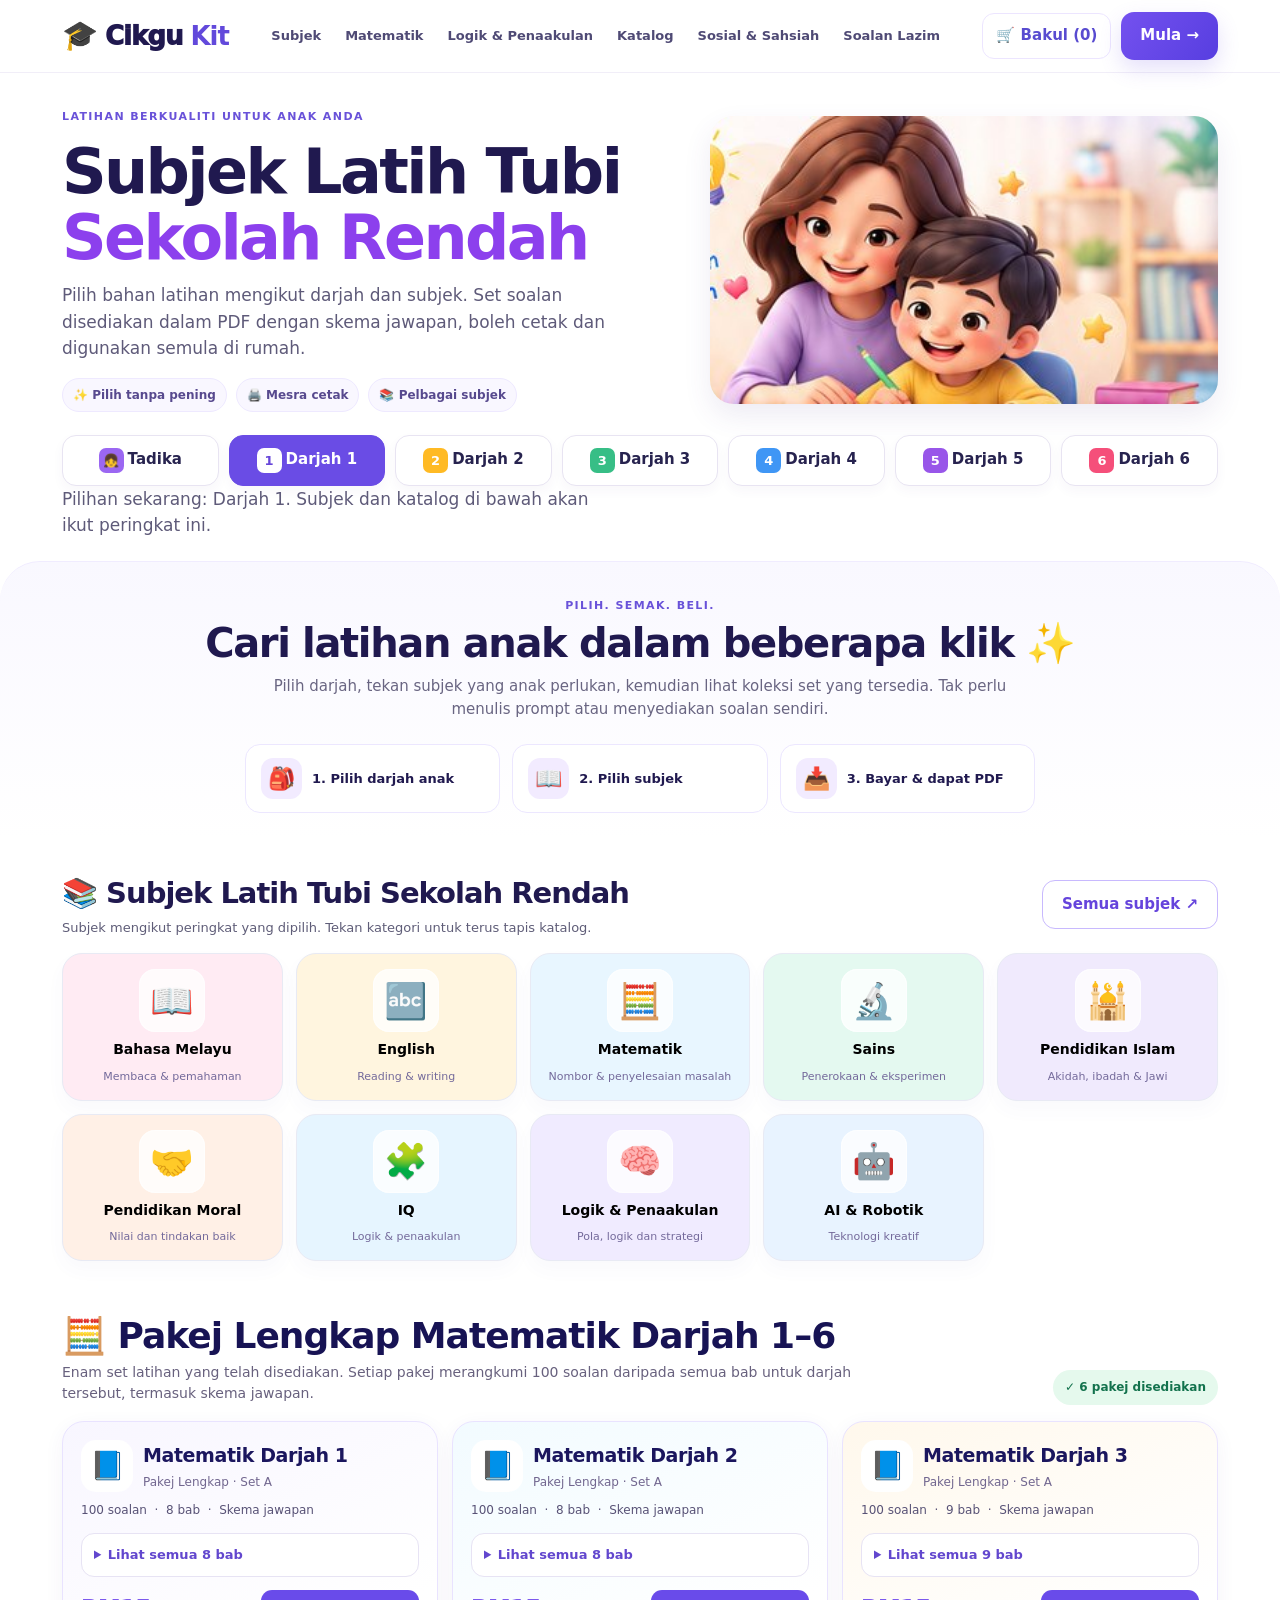
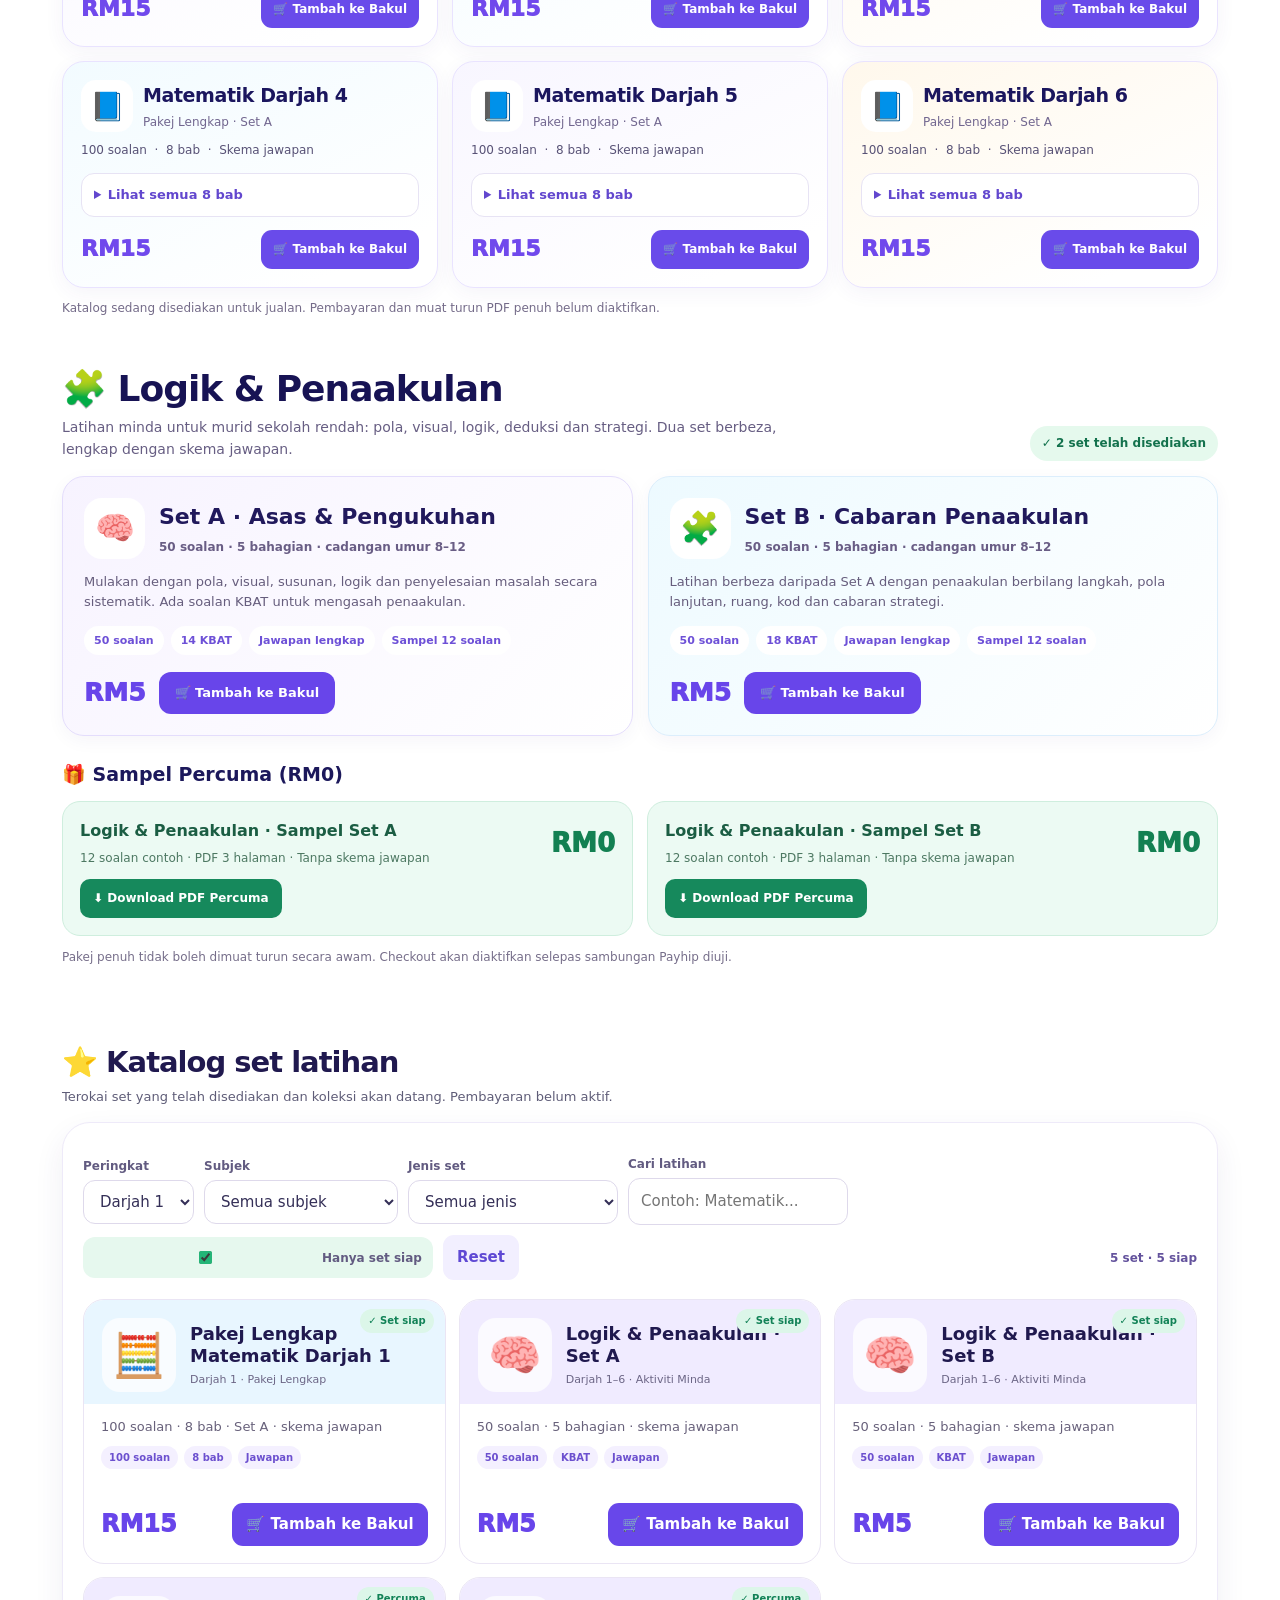
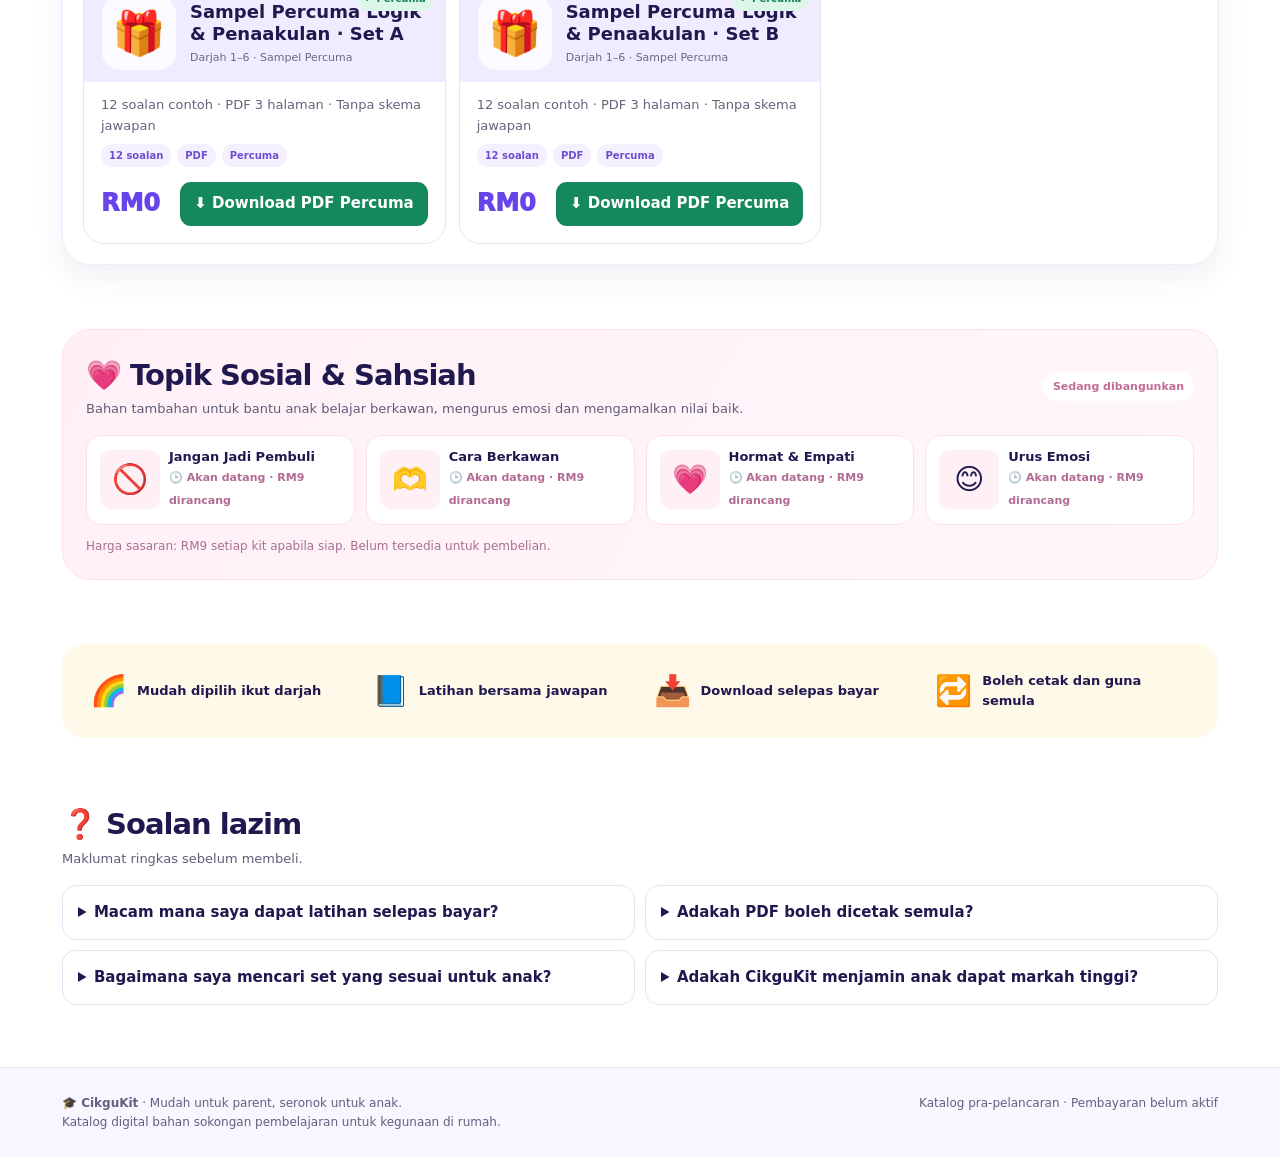
<file: index.html>
<!doctype html><html lang="ms"><head><meta charset="utf-8"><meta name="viewport" content="width=device-width,initial-scale=1"><meta name="theme-color" content="#ffffff"><meta name="robots" content="noindex,nofollow">
<title>CikguKit | Subjek Latih Tubi Sekolah Rendah</title><meta name="description" content="Pilih pakej latihan anak mengikut peringkat, subjek dan jenis latihan. PDF yang mesra cetak, lengkap dengan jawapan.">
<style>
:root{--ink:#20194f;--muted:#5f5d78;--purple:#6345eb;--purple2:#943cf0;--orange:#ff7536;--line:#ebe8f7;--shadow:0 12px 30px rgba(51,36,103,.075)}*{box-sizing:border-box}html{scroll-behavior:smooth}body{margin:0;font:15px/1.55 system-ui,-apple-system,Segoe UI,Arial,sans-serif;background:#fff;color:var(--ink)}button,input,select{font:inherit}button{cursor:pointer}a{text-decoration:none;color:inherit}button:focus-visible,a:focus-visible,input:focus-visible,select:focus-visible{outline:3px solid #ffb02e;outline-offset:2px} .wrap{max-width:1200px;margin:auto;padding:0 22px}.nav{position:sticky;top:0;z-index:15;border-bottom:1px solid #f1eef8;background:#fffffff4;backdrop-filter:blur(12px)}.navinner{min-height:72px;display:flex;justify-content:space-between;align-items:center;gap:16px}.brand{display:flex;gap:8px;align-items:center;font-size:26px;letter-spacing:-1px;font-weight:950;white-space:nowrap}.brand b{color:#6249db}.brand .logo{font-size:29px;line-height:1}.navlinks{display:flex;gap:24px;font-size:13px;font-weight:800;color:#4f4a75}.navlinks a:hover{color:var(--purple)}.navright{display:flex;gap:10px;align-items:center}.cartbutton{border-radius:12px;background:white;border:1px solid #ece5ff;padding:10px 13px;font-weight:850;color:#584bd0}.btn{display:inline-flex;align-items:center;justify-content:center;gap:9px;border:none;border-radius:13px;padding:12px 19px;font-weight:850;text-align:center}.primary{background:linear-gradient(125deg,#7451ef,#573ee0);color:white;box-shadow:0 9px 21px #7153e22e}.orange{background:linear-gradient(120deg,#ff9342,#ff622c);color:white;box-shadow:0 9px 20px #ff7c3429}.outline{border:1.5px solid #c8b9fe;background:#fff;color:#6544dc}.btn:hover{filter:brightness(.985);transform:translateY(-1px)}.eyebrow{font-size:11px;letter-spacing:1.4px;font-weight:900;color:#6952d9;text-transform:uppercase}.hero{padding:35px 0 22px}.herogrid{display:grid;grid-template-columns:1.1fr .9fr;gap:28px;align-items:center}.hero h1{font-size:clamp(40px,5vw,62px);letter-spacing:-2.6px;line-height:1.06;margin:14px 0 12px}.hero h1 em{font-style:normal;color:#8c40ed}.hero p{font-size:17px;color:#5e5a79;max-width:560px;margin:0}.hero-media{border-radius:24px;overflow:hidden;min-height:260px;background:#fff8f2;box-shadow:0 12px 28px #4d399119}.hero-media img{width:100%;height:100%;display:block;object-fit:cover}.tiny-benefits{display:flex;gap:9px;flex-wrap:wrap;margin-top:16px}.tiny-benefits span{background:#f9f7ff;border:1px solid #eee9ff;padding:7px 10px;border-radius:999px;font-size:12px;color:#57498e;font-weight:750}.gradegroup{display:grid;grid-template-columns:repeat(7,minmax(0,1fr));gap:10px;margin-top:23px}.grade{background:#fff;border:1px solid #e8e4f2;border-radius:14px;padding:12px 6px;box-shadow:0 5px 12px #4c3d7b0a;color:#27234f;font-weight:800}.grade strong{display:inline-grid;place-items:center;border-radius:7px;width:25px;height:25px;color:#fff;margin-right:4px;background:var(--g);font-size:13px}.grade.sel{background:#6a4ce5;color:#fff;border-color:#6a4ce5}.grade.sel strong{background:white;color:#6645d9}.selnote{font-size:12px;color:#77718c;margin:9px 0 0}
.intro{padding:31px 0 26px;border-radius:40px 40px 0 0;background:linear-gradient(180deg,#f9f8ff 0%,#fff 100%);border-top:1px solid #f0ecff}.center{text-align:center}.sectiontitle{font-size:clamp(28px,3.5vw,40px);letter-spacing:-1.35px;line-height:1.14;margin:5px 0 8px}.subtitle{color:#696582;margin:0 auto;max-width:740px}.how{display:grid;grid-template-columns:repeat(3,1fr);gap:12px;margin:23px auto 0;max-width:790px}.howitem{padding:13px 15px;background:#fff;border:1px solid #ece7ff;border-radius:15px;display:flex;align-items:center;gap:10px;font-weight:800;font-size:13px}.howitem .i{display:grid;place-items:center;background:#f2ebff;border-radius:12px;width:41px;height:41px;font-size:22px;flex:0 0 auto}
.block{padding:32px 0}.blocktitle{display:flex;justify-content:space-between;align-items:center;gap:15px;margin-bottom:15px}.blocktitle h2{margin:0;font-size:29px;letter-spacing:-1px}.blocktitle p{margin:2px 0 0;color:var(--muted);font-size:13px}.subjectgrid{display:grid;grid-template-columns:repeat(5,1fr);gap:13px}.subject{border:1px solid #e8eaf4;border-radius:20px;background:var(--bg);padding:15px 10px;text-align:center;box-shadow:0 9px 18px #5d4c9c09;min-height:145px;display:flex;flex-direction:column;align-items:center;gap:9px}.subject .ico{display:grid;place-items:center;background:#ffffffc9;border-radius:16px;width:66px;height:63px;font-size:35px;box-shadow:inset 0 0 0 1px #ffffffa0}.subject b{font-size:14px;line-height:1.25}.subject small{font-size:11px;color:#746a9b}.subject:hover,.subject.selected{border-color:#a997fb;box-shadow:0 10px 18px #7554dd22;transform:translateY(-2px)}.subject.selected{outline:2px solid #e6ddff}
.catalog-area{border-radius:28px;background:#fff;border:1px solid #eeeaf9;padding:20px;box-shadow:var(--shadow)}.filters{display:flex;gap:10px;align-items:center;flex-wrap:wrap;margin:12px 0 19px}.filters select,.filters input{border:1px solid #ded9eb;border-radius:12px;background:#fff;padding:11px 12px;color:#342f57}.filters label{font-size:12px;color:#625b81;font-weight:850}.filters .field{display:grid;gap:4px}.filters input{min-width:215px}.clear{border:none;background:#f2efff;color:#5f49d4;border-radius:11px;padding:11px 14px;font-weight:850}.availablefilter{display:flex;align-items:center;gap:6px;white-space:nowrap;background:#e6f8ee;padding:11px;border-radius:12px;font-size:12px;font-weight:850;color:#187d57}.availablefilter input{accent-color:#24b577}.catalogmeta{margin-left:auto;font-size:12px;font-weight:800;color:#64539d}.cataloggrid{display:grid;grid-template-columns:repeat(3,1fr);gap:13px}.product{border:1px solid #eae5f4;border-radius:21px;background:#fff;min-height:265px;display:flex;flex-direction:column;overflow:hidden}.product-top{padding:18px 18px 12px;background:var(--bg);position:relative;display:flex;gap:14px;align-items:center}.prodemoji{width:74px;height:74px;flex:0 0 auto;display:grid;place-items:center;border-radius:18px;background:#ffffffbd;font-size:43px}.prodname{font-size:18px;font-weight:900;line-height:1.21;margin:0}.prodsub{font-size:11px;color:#6c6686;margin-top:4px}.status{position:absolute;right:11px;top:9px;padding:4px 8px;background:#fff;border-radius:999px;font-size:10px;color:#83596b;font-weight:900}.status.live{color:#128257;background:#dcf6e9}.productbody{padding:13px 17px 17px;display:flex;flex:1;flex-direction:column;gap:8px}.productbody p{margin:0;color:#68617b;font-size:13px}.pills{display:flex;gap:6px;flex-wrap:wrap}.pills span{border-radius:999px;background:#f4f0ff;color:#6c50cf;padding:4px 8px;font-size:10px;font-weight:800}.price-row{margin-top:auto;display:flex;align-items:center;justify-content:space-between;gap:8px;padding-top:7px}.prodprice{font-size:24px;color:#6845ea;font-weight:950}.future{font-size:12px;font-weight:800;color:#998caa}.action{border:0;background:#6847ea;color:white;font-weight:850;border-radius:11px;padding:10px 14px}.action.futurebtn{background:#f0eefa;color:#8579aa;cursor:not-allowed}.empty{background:#f9f6ff;text-align:center;border-radius:18px;padding:26px;color:#635d80}.hidden{display:none!important}
.tag{font-size:11px;font-weight:900;color:#18815b;background:#dff8ea;border-radius:999px;padding:6px 10px}
.sahsiah{background:linear-gradient(120deg,#fff0f6,#fff7fb);border:1px solid #ffe0ed;border-radius:29px;padding:23px}.sahsiahcards{display:grid;grid-template-columns:repeat(4,1fr);gap:11px}.sahsiahcard{border-radius:16px;background:#fff;border:1px solid #ffdeeb;padding:13px;display:flex;gap:9px;align-items:center}.sahsiahcard .pic{background:#fff0f6;border-radius:11px;width:60px;height:59px;display:grid;place-items:center;font-size:29px;flex:0 0 auto}.sahsiahcard b{font-size:13px;line-height:1.25;display:block}.sahsiahcard small{color:#b26b94;font-weight:750;font-size:11px}.benefitrow{display:grid;grid-template-columns:repeat(4,1fr);gap:7px;background:#fff9e9;border-radius:22px;padding:18px}.benefit{display:flex;align-items:center;gap:10px;padding:6px 10px;font-size:13px;font-weight:820}.benefit span{font-size:30px}.faqgrid{display:grid;grid-template-columns:1fr 1fr;gap:10px}details{padding:15px;border:1px solid #e8e2f5;border-radius:14px}summary{font-weight:850;cursor:pointer}details p{color:#6d6681;font-size:13px}.footer{margin-top:30px;padding:26px 0;background:#f8f6ff;border-top:1px solid #ebe5fb;color:#655e80;font-size:12px}.footer .footgrid{display:flex;justify-content:space-between;gap:18px;flex-wrap:wrap}
.dialog-bg{display:none;position:fixed;inset:0;background:#1f174cb8;z-index:40;align-items:center;justify-content:center;padding:18px}.dialog-bg.open{display:flex}.dialog{width:min(860px,100%);max-height:90vh;overflow:auto;border-radius:23px;background:white;padding:22px;box-shadow:0 22px 80px #10102940}.dhead{display:flex;align-items:center;justify-content:space-between;gap:8px;border-bottom:1px solid #f0eaf8;padding-bottom:12px}.dhead h3{margin:0;font-size:23px}.iconclose{background:#f1edff;border:none;border-radius:12px;padding:8px 12px;font-weight:900;color:#5443c5}.dcontent{display:grid;grid-template-columns:260px 1fr;gap:19px;padding:18px 0}.dcontent img{width:100%;border-radius:14px;border:1px solid #e9e3f9}.dcontent h4{font-size:22px;margin:0 0 8px}.dcontent p{color:#5f5b7a}.note{padding:12px 13px;border-radius:13px;background:#fff6df;border:1px solid #f9e7b9;color:#7c6227;font-size:12px}.toast{position:fixed;bottom:20px;right:20px;z-index:80;background:#2a2257;color:#fff;border-radius:14px;padding:13px 16px;box-shadow:0 15px 32px #2a20594f;max-width:350px;display:none}.toast.on{display:block}
@media(max-width:1000px){.herogrid{grid-template-columns:1fr 1fr}.subjectgrid{grid-template-columns:repeat(3,1fr)}.cataloggrid{grid-template-columns:1fr 1fr}.sahsiahcards{grid-template-columns:1fr 1fr}.gradegroup{grid-template-columns:repeat(4,1fr)}.benefitrow{grid-template-columns:repeat(2,1fr)}}@media(max-width:680px){.wrap{padding:0 14px}.navlinks{display:none}.navright .cartbutton{display:none}.navinner{min-height:66px}.brand{font-size:23px}.herogrid{grid-template-columns:1fr}.hero{padding-top:24px}.hero h1{font-size:43px;letter-spacing:-1.6px}.hero-media{min-height:220px;max-height:250px}.gradegroup{grid-template-columns:repeat(3,1fr);gap:7px}.grade{padding:9px 4px;font-size:12px}.sectiontitle{font-size:31px}.subjectgrid{grid-template-columns:repeat(2,1fr)}.cataloggrid{grid-template-columns:1fr}.catalog-area{padding:12px}.filters .field{flex:1;min-width:125px}.filters select,.filters input{width:100%;min-width:0}.sahsiahcards{grid-template-columns:1fr 1fr}.sahsiahcard{flex-direction:column;align-items:center;text-align:center}.benefitrow{grid-template-columns:1fr}.faqgrid{grid-template-columns:1fr}.dcontent{grid-template-columns:1fr}.dcontent img{max-width:230px;margin:auto}.how{grid-template-columns:1fr}}

/* Koleksi enam pakej Matematik */
.math-section{padding:22px 0 25px;background:#fff}
.math-header{display:flex;align-items:flex-end;justify-content:space-between;gap:16px;flex-wrap:wrap;margin-bottom:16px}
.math-header h2{font-size:clamp(27px,3vw,36px);letter-spacing:-1px;line-height:1.15;margin:0 0 5px;color:#171354}
.math-header p{color:#68617e;margin:0;font-size:14px;max-width:800px}
.math-ready{border-radius:999px;padding:8px 12px;background:#e5f9ed;color:#13724d;font-size:12px;font-weight:850;white-space:nowrap}
.math-grid{display:grid;grid-template-columns:repeat(3,minmax(0,1fr));gap:14px}
.math-pack{background:linear-gradient(155deg,#f8f6ff 0%,#fff 85%);border:1px solid #e9e3ff;border-radius:22px;padding:18px;box-shadow:0 5px 20px rgba(77,58,153,.055);min-width:0}
.math-pack:nth-child(2n){background:linear-gradient(155deg,#f2fbff 0%,#fff 85%)}
.math-pack:nth-child(3n){background:linear-gradient(155deg,#fff8ec 0%,#fff 85%)}
.math-pack .pack-head{display:flex;gap:10px;align-items:center;margin-bottom:9px}
.math-pack .pack-icon{font-size:28px;width:52px;height:52px;background:#fff;border-radius:15px;display:grid;place-items:center;flex-shrink:0}
.math-pack h3{font-size:19px;letter-spacing:-.4px;margin:0;color:#1b165e}
.math-pack .pack-sub{font-size:12px;color:#71668f;margin-top:2px}
.math-pack .pack-facts{font-size:12px;color:#585276;margin:8px 0 13px}
.math-pack .pack-price{font-weight:950;color:#7049ec;font-size:22px;margin:0}
.math-pack details{padding:11px 12px;background:#fff;border:1px solid #e7e3f4;border-radius:13px}
.math-pack summary{color:#6247ce;font-size:13px;font-weight:850;cursor:pointer;list-style-position:inside}
.math-pack .chapter-list{margin:10px 0 4px;padding-left:26px;color:#4e486a;font-size:12px;line-height:1.65}
.math-pack .chapter-list li{padding-left:2px}
.math-pack .pack-bottom{display:flex;align-items:center;justify-content:space-between;gap:8px;margin-top:13px}
.math-pack .pack-bottom button{border:none;border-radius:11px;padding:10px 12px;background:#694bea;color:#fff;font-weight:850;font-size:12px;cursor:pointer}
.math-note{font-size:12px;color:#746b89;padding:11px 0 0;margin:0}
@media(max-width:1000px){.math-grid{grid-template-columns:repeat(2,minmax(0,1fr))}}
@media(max-width:680px){.math-grid{grid-template-columns:1fr}.math-header{align-items:flex-start}.math-section{padding:19px 0 20px}}

.logic-section{padding:26px 0 30px;background:#fff}
.logic-title{display:flex;justify-content:space-between;align-items:end;flex-wrap:wrap;gap:15px;margin-bottom:15px}
.logic-title h2{font-size:clamp(27px,3vw,36px);color:#171354;letter-spacing:-1px;line-height:1.17;margin:0 0 7px}
.logic-title p{color:#675e83;margin:0;max-width:720px;font-size:14px}
.logic-grid{display:grid;grid-template-columns:repeat(2,minmax(0,1fr));gap:15px}
.logic-card{border-radius:22px;border:1px solid #e4ddfc;background:linear-gradient(135deg,#f7f3ff,#fff);padding:21px;box-shadow:0 5px 18px #30206b0b;min-width:0}
.logic-card:nth-child(2){background:linear-gradient(135deg,#edfaff,#fff);border-color:#dceefc}
.logic-top{display:flex;align-items:center;gap:14px}
.logic-emblem{width:61px;height:61px;display:grid;place-items:center;border-radius:18px;background:white;font-size:32px;flex:0 0 auto}
.logic-card h3{margin:0;color:#21195c;font-size:22px}
.logic-card .logic-meta{font-size:12px;font-weight:800;color:#695d85;margin-top:3px}
.logic-card p{font-size:13px;color:#665d7d;margin:13px 0 14px}
.logic-chips{display:flex;gap:7px;flex-wrap:wrap}
.logic-chips span{font-size:11px;border-radius:99px;background:#fff;padding:6px 10px;font-weight:800;color:#6d50d7}
.logic-bottom{display:flex;flex-wrap:wrap;align-items:center;gap:13px;margin-top:17px}
.logic-price{font-size:25px;color:#6845ea;font-weight:950}
.logic-preview{display:inline-flex;align-items:center;justify-content:center;background:#6845ea;border-radius:12px;color:white!important;font-weight:850;text-decoration:none;padding:11px 16px;font-size:13px;border:0;cursor:pointer}
.logic-note{font-size:12px;color:#766e8a;margin-top:12px}
@media(max-width:680px){.logic-grid{grid-template-columns:1fr}.logic-card{padding:17px}}

.logic-free-title{font-weight:900;color:#1c185b;font-size:19px;margin:24px 0 11px}
.logic-free-grid{display:grid;grid-template-columns:repeat(2,minmax(0,1fr));gap:14px}
.logic-free-card{background:#ecfaf3;border:1px solid #cfeede;border-radius:18px;padding:17px;display:flex;align-items:center;justify-content:space-between;gap:12px;flex-wrap:wrap}
.logic-free-card h4{font-size:16px;margin:0 0 5px;color:#1b5d43}
.logic-free-card p{color:#4d7862;font-size:12px;margin:0}
.logic-free-price{font-size:26px;font-weight:950;color:#138052}
.logic-free-download{display:inline-block;background:#16895c;color:white!important;text-decoration:none;padding:10px 13px;border-radius:10px;font-weight:850;font-size:12px}
@media(max-width:680px){.logic-free-grid{grid-template-columns:1fr}}

/* Bakul belian CikguKit */
.navright .cartbutton{display:inline-flex;align-items:center;gap:5px;white-space:nowrap}
.cart-overlay{display:none;position:fixed;inset:0;z-index:100;background:rgba(27,19,61,.55);justify-content:flex-end}
.cart-overlay.open{display:flex}
.cart-panel{width:min(100%,445px);height:100%;background:#fff;box-shadow:-16px 0 44px #17113f33;padding:0;display:flex;flex-direction:column;outline:0}
.cart-heading{display:flex;align-items:center;justify-content:space-between;gap:12px;padding:22px;border-bottom:1px solid #ebe5f4}
.cart-heading h2{margin:0;font-size:23px;color:#20194f}
.cart-close{border:0;background:#f4f0ff;color:#593dc9;border-radius:12px;width:40px;height:40px;font-size:20px;font-weight:900;cursor:pointer}
.cart-contents{padding:18px 21px;overflow-y:auto;flex:1}
.cart-item{display:flex;align-items:start;gap:12px;padding:15px 0;border-bottom:1px solid #f0edf7}
.cart-item-icon{width:44px;height:44px;border-radius:12px;background:#f2edff;display:grid;place-items:center;font-size:23px;flex-shrink:0}
.cart-item-main{flex:1;min-width:0}
.cart-item-name{font-weight:850;line-height:1.4;font-size:14px;color:#272054}
.cart-item-sub{font-size:12px;color:#777087;margin-top:3px}
.cart-item-right{text-align:right;white-space:nowrap}
.cart-item-price{font-weight:900;color:#6540e4;font-size:16px}
.cart-remove{display:block;margin-top:8px;background:none;border:0;text-decoration:underline;color:#985875;font-size:11px;padding:0 0 0 8px}
.cart-empty{text-align:center;padding:62px 10px;color:#756c8c}
.cart-empty .cart-emoji{font-size:48px;display:block;margin-bottom:12px}
.cart-summary{border-top:1px solid #ece6f5;padding:21px;background:#fcfaff}
.cart-total{display:flex;align-items:center;justify-content:space-between;font-weight:900;font-size:19px;margin-bottom:13px}
.cart-total strong{font-size:27px;color:#6545e8}
.cart-pay{display:block;width:100%;text-align:center;padding:12px;border:0;border-radius:12px;background:#ddd7e9;color:#645b77;font-size:14px;font-weight:850;cursor:not-allowed}
.cart-pay-info{font-size:12px;color:#736a83;line-height:1.55;margin:12px 0 0}
.cart-secondary{background:#fff;border:1px solid #dcd2ef;color:#6650c1;padding:10px 12px;border-radius:11px;font-weight:800;cursor:pointer;width:100%;margin-top:11px}
.cart-clear{border:none;background:none;color:#8e6a87;font-size:12px;margin:9px 0 0;text-decoration:underline;padding:4px;cursor:pointer}
@media(max-width:680px){.navright .cartbutton{display:inline-flex;font-size:12px;padding:8px}.cart-heading{padding:16px}.cart-contents{padding:12px 18px}.cart-summary{padding:17px}}
</style></head><body>
<nav class="nav"><div class="wrap navinner"><a class="brand" href="#top"><span class="logo">🎓</span>Cikgu<b>Kit</b></a><div class="navlinks"><a href="#subjek">Subjek</a><a href="#matematik">Matematik</a><a href="#logik">Logik &amp; Penaakulan</a><a href="#katalog">Katalog</a><a href="#sahsiah">Sosial & Sahsiah</a><a href="#faq">Soalan Lazim</a></div><div class="navright"><button class="cartbutton" id="cart" type="button" aria-label="Buka bakul belian, 0 produk">🛒 Bakul (0)</button><a href="#subjek" class="btn primary">Mula →</a></div></div></nav>
<main id="top"><section class="hero"><div class="wrap"><div class="herogrid"><div><div class="eyebrow">Latihan berkualiti untuk anak anda</div><h1>Subjek Latih Tubi<br><em>Sekolah Rendah</em></h1><p>Pilih bahan latihan mengikut darjah dan subjek. Set soalan disediakan dalam PDF dengan skema jawapan, boleh cetak dan digunakan semula di rumah.</p><div class="tiny-benefits"><span>✨ Pilih tanpa pening</span><span>🖨️ Mesra cetak</span><span>📚 Pelbagai subjek</span></div></div><div class="hero-media"><img src="[data-uri]" alt="Ilustrasi ibu membantu anak belajar"></div></div><div class="gradegroup" id="gradegroup" aria-label="Pilih peringkat pembelajaran"></div><p class="selnote" id="gradehint">Pilih peringkat anak dahulu. Penapis katalog akan ikut pilihan ini.</p></div></section>
<section class="intro"><div class="wrap center"><span class="eyebrow">Pilih. Semak. Beli.</span><h2 class="sectiontitle">Cari latihan anak dalam beberapa klik ✨</h2><p class="subtitle">Pilih darjah, tekan subjek yang anak perlukan, kemudian lihat koleksi set yang tersedia. Tak perlu menulis prompt atau menyediakan soalan sendiri.</p><div class="how"><div class="howitem"><span class="i">🎒</span>1. Pilih darjah anak</div><div class="howitem"><span class="i">📖</span>2. Pilih subjek</div><div class="howitem"><span class="i">📥</span>3. Bayar & dapat PDF</div></div></div></section>
<section class="block" id="subjek"><div class="wrap"><div class="blocktitle"><div><h2>📚 Subjek Latih Tubi Sekolah Rendah</h2><p>Subjek mengikut peringkat yang dipilih. Tekan kategori untuk terus tapis katalog.</p></div><button class="btn outline" id="showAllSubj">Semua subjek ↗</button></div><div class="subjectgrid" id="subjectgrid"></div></div></section>
<section class="math-section" id="matematik"><div class="wrap"><div class="math-header"><div><h2>🧮 Pakej Lengkap Matematik Darjah 1–6</h2><p>Enam set latihan yang telah disediakan. Setiap pakej merangkumi 100 soalan daripada semua bab untuk darjah tersebut, termasuk skema jawapan.</p></div><span class="math-ready">✓ 6 pakej disediakan</span></div><div class="math-grid" id="math-grid"></div><p class="math-note">Katalog sedang disediakan untuk jualan. Pembayaran dan muat turun PDF penuh belum diaktifkan.</p></div></section>
<section class="logic-section" id="logik"><div class="wrap"><div class="logic-title"><div><h2>🧩 Logik &amp; Penaakulan</h2><p>Latihan minda untuk murid sekolah rendah: pola, visual, logik, deduksi dan strategi. Dua set berbeza, lengkap dengan skema jawapan.</p></div><span class="math-ready">✓ 2 set telah disediakan</span></div><div class="logic-grid"><article class="logic-card"><div class="logic-top"><span class="logic-emblem">🧠</span><div><h3>Set A · Asas &amp; Pengukuhan</h3><div class="logic-meta">50 soalan · 5 bahagian · cadangan umur 8–12</div></div></div><p>Mulakan dengan pola, visual, susunan, logik dan penyelesaian masalah secara sistematik. Ada soalan KBAT untuk mengasah penaakulan.</p><div class="logic-chips"><span>50 soalan</span><span>14 KBAT</span><span>Jawapan lengkap</span><span>Sampel 12 soalan</span></div><div class="logic-bottom"><span class="logic-price">RM5</span><button type="button" class="logic-preview" data-add-product="logic-A">🛒 Tambah ke Bakul</button></div></article><article class="logic-card"><div class="logic-top"><span class="logic-emblem">🧩</span><div><h3>Set B · Cabaran Penaakulan</h3><div class="logic-meta">50 soalan · 5 bahagian · cadangan umur 8–12</div></div></div><p>Latihan berbeza daripada Set A dengan penaakulan berbilang langkah, pola lanjutan, ruang, kod dan cabaran strategi.</p><div class="logic-chips"><span>50 soalan</span><span>18 KBAT</span><span>Jawapan lengkap</span><span>Sampel 12 soalan</span></div><div class="logic-bottom"><span class="logic-price">RM5</span><button type="button" class="logic-preview" data-add-product="logic-B">🛒 Tambah ke Bakul</button></div></article></div><h3 class="logic-free-title">🎁 Sampel Percuma (RM0)</h3><div class="logic-free-grid"><article class="logic-free-card"><div><h4>Logik &amp; Penaakulan · Sampel Set A</h4><p>12 soalan contoh · PDF 3 halaman · Tanpa skema jawapan</p></div><strong class="logic-free-price">RM0</strong><a class="logic-free-download" href="sampel/CikguKit_Logik_Penaakulan_SetA_Sampel_RM0.pdf" download="CikguKit_Logik_Penaakulan_SetA_Sampel_RM0.pdf">⬇ Download PDF Percuma</a></article><article class="logic-free-card"><div><h4>Logik &amp; Penaakulan · Sampel Set B</h4><p>12 soalan contoh · PDF 3 halaman · Tanpa skema jawapan</p></div><strong class="logic-free-price">RM0</strong><a class="logic-free-download" href="sampel/CikguKit_Logik_Penaakulan_SetB_Sampel_RM0.pdf" download="CikguKit_Logik_Penaakulan_SetB_Sampel_RM0.pdf">⬇ Download PDF Percuma</a></article></div><p class="logic-note">Pakej penuh tidak boleh dimuat turun secara awam. Checkout akan diaktifkan selepas sambungan Payhip diuji.</p></div></section>
<section class="block" id="katalog"><div class="wrap"><div class="blocktitle"><div><h2>⭐ Katalog set latihan</h2><p>Terokai set yang telah disediakan dan koleksi akan datang. Pembayaran belum aktif.</p></div></div><div class="catalog-area"><div class="filters"><div class="field"><label for="gradeFilter">Peringkat</label><select id="gradeFilter"></select></div><div class="field"><label for="subjectFilter">Subjek</label><select id="subjectFilter"></select></div><div class="field"><label for="typeFilter">Jenis set</label><select id="typeFilter"><option value="all">Semua jenis</option><option value="Lengkap">Pakej lengkap</option><option value="Topikal">Topikal</option><option value="Sampel">Sampel Percuma RM0</option><option value="Ujian">Set ujian</option></select></div><div class="field"><label for="searchFilter">Cari latihan</label><input id="searchFilter" placeholder="Contoh: Matematik..." type="search"></div><label class="availablefilter"><input type="checkbox" id="availableOnly" checked> Hanya set siap</label><button id="clearFilters" class="clear" type="button">Reset</button><span id="catalogCount" class="catalogmeta"></span></div><div class="cataloggrid" id="cataloggrid"></div><div id="noResults" class="empty hidden">🧸 Belum ada set tersedia untuk pilihan ini. Cuba subjek lain atau nyah tanda “Hanya produk tersedia” untuk meneroka koleksi yang sedang disediakan.</div></div></div></section>
<section class="block" id="sahsiah"><div class="wrap"><div class="sahsiah"><div class="blocktitle"><div><h2>💗 Topik Sosial & Sahsiah</h2><p>Bahan tambahan untuk bantu anak belajar berkawan, mengurus emosi dan mengamalkan nilai baik.</p></div><span class="tag" style="background:#fff;color:#c26c97">Sedang dibangunkan</span></div><div class="sahsiahcards" id="sahsiahcards"></div><p style="color:#a76f91;font-size:12px;margin:12px 0 0">Harga sasaran: RM9 setiap kit apabila siap. Belum tersedia untuk pembelian.</p></div></div></section>
<section class="block"><div class="wrap"><div class="benefitrow"><div class="benefit"><span>🌈</span>Mudah dipilih ikut darjah</div><div class="benefit"><span>📘</span>Latihan bersama jawapan</div><div class="benefit"><span>📥</span>Download selepas bayar</div><div class="benefit"><span>🔁</span>Boleh cetak dan guna semula</div></div></div></section>
<section class="block" id="faq"><div class="wrap"><div class="blocktitle"><div><h2>❓ Soalan lazim</h2><p>Maklumat ringkas sebelum membeli.</p></div></div><div class="faqgrid"><details><summary>Macam mana saya dapat latihan selepas bayar?</summary><p>Apabila checkout Payhip diaktifkan, pelanggan akan dapat pautan download PDF selepas bayaran berjaya, bersama email pengesahan. Checkout sebenar belum disambung dalam prototype ini.</p></details><details><summary>Adakah PDF boleh dicetak semula?</summary><p>Ya, untuk kegunaan peribadi dan keluarga seperti yang dinyatakan dalam lesen produk. Tidak dibenarkan menjual atau mengedarkan semula fail.</p></details><details><summary>Bagaimana saya mencari set yang sesuai untuk anak?</summary><p>Koleksi CikguKit disusun mengikut darjah dan subjek. Pilih peringkat anak, kemudian gunakan penapis “Hanya produk tersedia” untuk melihat pakej yang boleh dibeli.</p></details><details><summary>Adakah CikguKit menjamin anak dapat markah tinggi?</summary><p>Tidak. Latihan membantu ulang kaji dan mengukuhkan kemahiran, tetapi pencapaian bergantung pada tahap anak, bimbingan dan latihan berterusan. CikguKit bukan bahan rasmi KPM.</p></details></div></div></section>
</main><footer class="footer"><div class="wrap footgrid"><div><b>🎓 CikguKit</b> · Mudah untuk parent, seronok untuk anak.<div>Katalog digital bahan sokongan pembelajaran untuk kegunaan di rumah.</div></div><div>Katalog pra-pelancaran · Pembayaran belum aktif</div></div></footer>
<div class="dialog-bg" id="dialogBg" role="presentation"><div class="dialog" role="dialog" aria-modal="true" aria-labelledby="dialogTitle"><div class="dhead"><h3 id="dialogTitle">Sampel Matematik Darjah 1</h3><button class="iconclose" id="closeDialog" aria-label="Tutup" type="button">✕</button></div><div class="dcontent"><img src="[data-uri]" alt="Sampel satu halaman soalan CikguKit"><div><h4>Matematik Darjah 1: Set Lengkap A</h4><div class="pills"><span>100 soalan</span><span>8 bab</span><span>PDF A4</span><span>Jawapan di hujung</span></div><p>Ini hanya contoh halaman latihan supaya ibu bapa boleh melihat gaya soalan dan susun atur sebelum membeli.</p><p><b>RM15</b> untuk satu fail PDF lengkap. Boleh digunakan semula bagi latihan di rumah.</p><div class="note">Fail penuh hanya akan dihantar selepas pembayaran disahkan apabila checkout aktif. Demo ini tidak menerima bayaran.</div><div style="margin-top:13px;display:flex;gap:8px;flex-wrap:wrap"><button class="btn orange" id="buyDialog" type="button">Beli RM15 (belum aktif)</button><button class="btn outline" id="closeDialog2" type="button">Tutup</button></div></div></div></div></div><div class="toast" id="toast" role="status" aria-live="polite"></div>
<div id="cartOverlay" class="cart-overlay" aria-hidden="true"><aside class="cart-panel" id="cartPanel" role="dialog" aria-modal="true" aria-labelledby="cartTitle" tabindex="-1"><header class="cart-heading"><h2 id="cartTitle">🛒 Bakul Belian CikguKit</h2><button id="closeCart" type="button" class="cart-close" aria-label="Tutup bakul">×</button></header><div class="cart-contents" id="cartItems"></div><div class="cart-summary"><div class="cart-total"><span>Jumlah</span><strong id="cartTotal">RM0</strong></div><button class="cart-pay" type="button" disabled aria-disabled="true">Teruskan ke Bayaran (Belum Aktif)</button><p class="cart-pay-info">Bakul boleh digunakan untuk pilih beberapa produk. Pembayaran masih belum disambungkan. Nanti selepas Payhip aktif, fail PDF akan dihantar secara automatik selepas bayaran berjaya.</p><button id="continueShopping" type="button" class="cart-secondary">← Sambung memilih</button><div style="text-align:center"><button id="clearCart" type="button" class="cart-clear">Kosongkan bakul</button></div></div></aside></div>
<script>
// MASUKKAN URL PRODUK PAYHIP YANG SEBENAR SELEPAS PEMBAYARAN DIUJI.
window.CIKGUKIT_CONFIG = { payhipProductUrl: '' };
const grades=['Tadika','Darjah 1','Darjah 2','Darjah 3','Darjah 4','Darjah 5','Darjah 6'];
const subjectMeta={
'Matematik':{emoji:'🧮',bg:'#e8f6ff',label:'Nombor & penyelesaian masalah'},
'Bahasa Melayu':{emoji:'📖',bg:'#ffebf3',label:'Membaca & pemahaman'},
'English':{emoji:'🔤',bg:'#fff5df',label:'Reading & writing'},
'Sains':{emoji:'🔬',bg:'#e4f9f0',label:'Penerokaan & eksperimen'},
'Pendidikan Islam':{emoji:'🕌',bg:'#f0eafd',label:'Akidah, ibadah & Jawi'},
'Pendidikan Moral':{emoji:'🤝',bg:'#fff0e6',label:'Nilai dan tindakan baik'},
'IQ':{emoji:'🧩',bg:'#e6f5ff',label:'Logik & penaakulan'},
'Logik & Penaakulan':{emoji:'🧠',bg:'#f0ebff',label:'Pola, logik dan strategi'},
'Sejarah':{emoji:'🏛️',bg:'#fff3e2',label:'Warisan & peristiwa'},
'AI & Robotik':{emoji:'🤖',bg:'#e8f3ff',label:'Teknologi kreatif'},
'Nilai Murni':{emoji:'💞',bg:'#ffeaf5',label:'Aktiviti emosi & sahsiah'},
'Matematik Awal':{emoji:'🔢',bg:'#e8f7ff',label:'Nombor, bentuk & padanan'},
'Sains & Penerokaan':{emoji:'🌱',bg:'#eaf8ea',label:'Alam dan pemerhatian'}
};
function validSubjects(g){return g==='Tadika' ? ['Bahasa Melayu','English','Matematik Awal','Sains & Penerokaan','Pendidikan Islam','Nilai Murni','IQ','Logik & Penaakulan','AI & Robotik'] : ['Bahasa Melayu','English','Matematik','Sains','Pendidikan Islam','Pendidikan Moral','IQ','Logik & Penaakulan',...(parseInt(g.replace('Darjah ',''),10)>=4?['Sejarah']:[]),'AI & Robotik'];}
const subjectList=[...new Set(Object.values(grades.map(validSubjects)).flat())];
const MATH_TOPICS={"Darjah 1":["Nombor Hingga 100","Tambah dan Tolak","Pecahan","Wang","Masa dan Waktu","Panjang, Jisim dan Isi Padu Cecair","Bentuk","Data"],"Darjah 2":["Nombor Bulat Hingga 1 000","Operasi Asas","Pecahan dan Perpuluhan","Wang","Masa dan Waktu","Ukuran dan Sukatan","Ruang","Pengurusan Data"],"Darjah 3":["Nombor Bulat Hingga 10 000","Operasi Asas","Pecahan, Perpuluhan dan Peratus","Wang","Masa dan Waktu","Ukuran dan Sukatan","Ruang","Koordinat","Pengurusan Data"],"Darjah 4":["Nombor Bulat dan Operasi Asas","Pecahan, Perpuluhan dan Peratus","Wang","Masa dan Waktu","Panjang, Jisim dan Isi Padu Cecair","Ruang","Koordinat, Nisbah dan Kadaran","Pengurusan Data"],"Darjah 5":["Nombor Bulat dan Operasi Asas","Pecahan, Perpuluhan dan Peratus","Wang","Masa dan Waktu","Ukuran dan Sukatan","Ruang","Koordinat, Nisbah dan Kadaran","Pengurusan Data"],"Darjah 6":["Nombor Bulat dan Operasi Asas","Pecahan, Perpuluhan dan Peratus","Wang","Masa dan Waktu","Ukuran dan Sukatan","Ruang","Koordinat, Nisbah dan Kadaran","Pengurusan Data dan Kebolehjadian"]};
const PRODUCTS=[];
for (const g of grades){
  const subs=validSubjects(g);
  for(const s of subs){
    if(s==='Logik & Penaakulan')continue; // Set A/B are shared across Darjah 1–6
    const isReady=s==='Matematik'&&g!=='Tadika';
    PRODUCTS.push({id:`p-${g}-${s}`,grade:g,subject:s,type:'Lengkap',title:`Pakej Lengkap ${s} ${g}`,status:isReady?'ready':'soon',description:isReady?`100 soalan · ${MATH_TOPICS[g].length} bab · Set A · skema jawapan`:'Koleksi pakej mengikut darjah dan subjek',price:isReady?15:null});
  }
  if(g!=='Tadika'){
    PRODUCTS.push({id:`exam-mid-${g}`,grade:g,subject:'Matematik',type:'Ujian',title:`Matematik ${g}: Pertengahan Tahun`,status:'soon',description:'Set ujian berbahagian mengikut tahap',price:null});
    PRODUCTS.push({id:`exam-final-${g}`,grade:g,subject:'Matematik',type:'Ujian',title:`Matematik ${g}: Akhir Tahun`,status:'soon',description:'Set ujian berbahagian mengikut tahap',price:null});
  }
}
for(const set of ['A','B'])PRODUCTS.push({id:'logic-'+set,grade:'Darjah 1–6',subject:'Logik & Penaakulan',type:'Lengkap',title:'Logik & Penaakulan · Set '+set,status:'ready',description:set==='A'?'50 soalan · 5 bahagian · 14 KBAT · skema jawapan':'50 soalan · 5 bahagian · 18 KBAT · skema jawapan',price:5,sampleUrl:'sampel/logik-penaakulan-set-'+set.toLowerCase()+'.html',crossGrade:true});
for(const set of ['A','B'])PRODUCTS.push({id:'logic-sample-'+set,grade:'Darjah 1–6',subject:'Logik & Penaakulan',type:'Sampel',title:'Sampel Percuma Logik & Penaakulan · Set '+set,status:'ready',description:'12 soalan contoh · PDF 3 halaman · Tanpa skema jawapan',price:0,sampleUrl:'sampel/CikguKit_Logik_Penaakulan_Set'+set+'_Sampel_RM0.pdf',crossGrade:true,freeSample:true});
let grade='Darjah 1', subject='Semua';
const $=id=>document.getElementById(id);
let toastTimer;
function toast(m){$('toast').textContent=m;$('toast').classList.add('on');clearTimeout(toastTimer);toastTimer=setTimeout(()=>$('toast').classList.remove('on'),4400)}
function gradeHTML(g,i){return `<button type="button" class="grade ${i===0?'':`g${i}`} ${g===grade?'sel':''}" data-grade="${g}" style="--g:${['#9b67f2','#ff5274','#ffba24','#37be86','#3f96f5','#9856e9','#f54f7a'][i]}"><strong>${i===0?'👧':i}</strong>${g}</button>`}
function renderGrades(){$('gradegroup').innerHTML=grades.map(gradeHTML).join('');$('gradeFilter').innerHTML=grades.map(g=>`<option ${g===grade?'selected':''}>${g}</option>`).join('');$('gradehint').textContent=`Pilihan sekarang: ${grade}. Subjek dan katalog di bawah akan ikut peringkat ini.`;}
function renderSubjects(){const list=validSubjects(grade);if(!list.includes(subject))subject='Semua';$('subjectgrid').innerHTML=list.map(s=>{const m=subjectMeta[s];return `<button type="button" class="subject ${subject===s?'selected':''}" data-subject="${s}" style="--bg:${m.bg}"><span class="ico">${m.emoji}</span><b>${s}</b><small>${m.label}</small></button>`}).join('');$('subjectFilter').innerHTML=['Semua',...list].map(s=>`<option value="${s}" ${s===subject?'selected':''}>${s==='Semua'?'Semua subjek':s}</option>`).join('')}
function productCard(p){
 const m=subjectMeta[p.subject]||subjectMeta['Matematik'];
 const ready=p.status==='ready', isLogic=!!p.crossGrade, free=!!p.freeSample;
 const detail=free?p.description:isLogic?'50 soalan · 5 bahagian · skema jawapan':p.description;
 const pills=free?'<span>12 soalan</span><span>PDF</span><span>Percuma</span>':isLogic?'<span>50 soalan</span><span>KBAT</span><span>Jawapan</span>':ready?`<span>100 soalan</span><span>${MATH_TOPICS[p.grade]?.length||8} bab</span><span>Jawapan</span>`:'<span>Sedang disediakan</span>';
 const button=free?`<a href="${p.sampleUrl}" download="CikguKit_Logik_Penaakulan_Set${p.id.endsWith('-A')?'A':'B'}_Sampel_RM0.pdf" class="action" style="text-decoration:none;background:#16895c">⬇ Download PDF Percuma</a>`:ready?`<button type="button" data-add-product="${p.id}" class="action">🛒 Tambah ke Bakul</button>`:'<button type="button" class="action futurebtn" disabled>Akan datang</button>';
 return `<article class="product"><div class="product-top" style="--bg:${m.bg}"><div class="prodemoji">${free?'🎁':m.emoji}</div><div><h3 class="prodname">${p.title}</h3><div class="prodsub">${isLogic?(free?'Darjah 1–6 · Sampel Percuma':'Darjah 1–6 · Aktiviti Minda'):p.grade+' · '+(p.type==='Lengkap'?'Pakej Lengkap':p.type==='Ujian'?'Set Ujian':'Topikal')}</div></div><span class="status ${ready?'live':''}">${free?'✓ Percuma':ready?'✓ Set siap':'Akan datang'}</span></div><div class="productbody"><p>${detail}</p><div class="pills">${pills}</div><div class="price-row"><div class="${ready?'prodprice':'future'}">${ready?'RM'+p.price:'Belum dijual'}</div>${button}</div></div></article>`;
}
function renderCatalog(){const type=$('typeFilter').value,term=$('searchFilter').value.trim().toLowerCase();let all=PRODUCTS.filter(p=>(p.grade===grade||p.crossGrade)&&(subject==='Semua'||p.subject===subject)&&(type==='all'||p.type===type)&&(!$('availableOnly').checked||p.status==='ready')&&(!term||`${p.title} ${p.description}`.toLowerCase().includes(term)));all.sort((a,b)=>(a.status==='ready'?-1:1)-(b.status==='ready'?-1:1));$('catalogCount').textContent=`${all.length} set · ${all.filter(p=>p.status==='ready').length} siap`;const shown=all.slice(0,12);$('cataloggrid').innerHTML=shown.map(productCard).join('');$('noResults').classList.toggle('hidden',all.length>0);}
function sync(){renderGrades();renderSubjects();renderCatalog()}

function renderMathCollection(){
 $('math-grid').innerHTML=Object.entries(MATH_TOPICS).map(([g,chapters])=>{
   const num=g.replace('Darjah ','');
   return `<article class="math-pack" id="math-${num}"><div class="pack-head"><span class="pack-icon">📘</span><div><h3>Matematik ${g}</h3><div class="pack-sub">Pakej Lengkap · Set A</div></div></div><div class="pack-facts">100 soalan &nbsp;·&nbsp; ${chapters.length} bab &nbsp;·&nbsp; Skema jawapan</div><details id="math-topics-${num}"><summary>Lihat semua ${chapters.length} bab</summary><ol class="chapter-list">${chapters.map(t=>`<li>${t}</li>`).join('')}</ol></details><div class="pack-bottom"><span class="pack-price">RM15</span><button type="button" data-add-product="p-${g}-Matematik">🛒 Tambah ke Bakul</button></div></article>`;
 }).join('');
}
renderMathCollection();
$('math-grid').addEventListener('click',e=>{
 const btn=e.target.closest('[data-add-product]');if(btn)addToCart(btn.dataset.addProduct);
});

$('gradegroup').addEventListener('click',e=>{const b=e.target.closest('[data-grade]');if(!b)return;grade=b.dataset.grade;subject='Semua';$('typeFilter').value='all';$('searchFilter').value='';sync();});
$('subjectgrid').addEventListener('click',e=>{const b=e.target.closest('[data-subject]');if(!b)return;subject=b.dataset.subject;sync();$('katalog').scrollIntoView({behavior:'smooth',block:'start'})});
$('gradeFilter').addEventListener('change',e=>{grade=e.target.value;subject='Semua';sync()});
$('subjectFilter').addEventListener('change',e=>{subject=e.target.value;renderSubjects();renderCatalog()});
$('typeFilter').addEventListener('change',renderCatalog);$('searchFilter').addEventListener('input',renderCatalog);$('availableOnly').addEventListener('change',renderCatalog);
$('clearFilters').addEventListener('click',()=>{subject='Semua';$('typeFilter').value='all';$('searchFilter').value='';$('availableOnly').checked=true;sync()});
$('showAllSubj').addEventListener('click',()=>{subject='Semua';sync();$('katalog').scrollIntoView({behavior:'smooth'})});
function openSample(){$('dialogBg').classList.add('open');$('closeDialog').focus();document.body.style.overflow='hidden'}
function closeSample(){$('dialogBg').classList.remove('open');document.body.style.overflow=''}
$('closeDialog').addEventListener('click',closeSample);$('closeDialog2').addEventListener('click',closeSample);$('dialogBg').addEventListener('click',e=>{if(e.target===$('dialogBg'))closeSample()});window.addEventListener('keydown',e=>{if(e.key==='Escape')closeSample()});
function checkout(){const url=String(window.CIKGUKIT_CONFIG?.payhipProductUrl||'').trim();if(/^https:\/\/payhip\.com\//i.test(url))window.location.href=url;else toast('Demo: Checkout belum aktif. Tambah URL produk Payhip selepas pembayaran dan download diuji.');}
$('buyDialog').addEventListener('click',checkout);$('cart').addEventListener('click',openCart);
$('logik').addEventListener('click',e=>{
 const btn=e.target.closest('[data-add-product]');if(btn)addToCart(btn.dataset.addProduct);
});
$('cataloggrid').addEventListener('click',e=>{
 const btn=e.target.closest('[data-add-product]');if(btn)addToCart(btn.dataset.addProduct);
});
$('sahsiahcards').innerHTML=[['🚫','Jangan Jadi Pembuli'],['🫶','Cara Berkawan'],['💗','Hormat & Empati'],['😊','Urus Emosi']].map(([i,n])=>`<div class="sahsiahcard"><span class="pic">${i}</span><div><b>${n}</b><small>🕒 Akan datang · RM9 dirancang</small></div></div>`).join('');

/* Bakul produk berbayar: satu salinan untuk setiap fail digital. */
const CART_KEY='cikgukit-bakul-v1';
const CART_PRODUCTS=new Map(PRODUCTS.filter(p=>p.status==='ready'&&Number(p.price)>0).map(p=>[p.id,p]));
let cartIds=[];
try{
 const rawIds=JSON.parse(localStorage.getItem(CART_KEY)||'[]');
 if(Array.isArray(rawIds))cartIds=[...new Set(rawIds.filter(id=>typeof id==='string'&&CART_PRODUCTS.has(id)))];
}catch(err){cartIds=[];}
function saveCart(){
 try{localStorage.setItem(CART_KEY,JSON.stringify(cartIds))}catch(err){}
}
function cartMoney(value){return 'RM'+Number(value).toFixed(2).replace(/\.00$/,'');}
function renderCart(){
 $('cart').textContent='🛒 Bakul ('+cartIds.length+')';
 $('cart').setAttribute('aria-label','Buka bakul belian, '+cartIds.length+' produk');
 const total=cartIds.reduce((sum,id)=>sum+Number(CART_PRODUCTS.get(id)?.price||0),0);
 $('cartTotal').textContent=cartMoney(total);
 if(!cartIds.length){$('cartItems').innerHTML='<div class="cart-empty"><span class="cart-emoji">🛍️</span><strong>Bakul masih kosong</strong><p>Pilih pakej Matematik atau Logik & Penaakulan untuk mula.</p></div>';return;}
 $('cartItems').innerHTML=cartIds.map(id=>{
  const p=CART_PRODUCTS.get(id);if(!p)return '';
  const isLogic=p.subject==='Logik & Penaakulan';
  return '<div class="cart-item"><span class="cart-item-icon">'+(isLogic?'🧩':'🧮')+'</span><div class="cart-item-main"><div class="cart-item-name">'+p.title+'</div><div class="cart-item-sub">'+(isLogic?'50 soalan · Set '+id.slice(-1):'100 soalan · '+p.grade)+'</div></div><div class="cart-item-right"><div class="cart-item-price">'+cartMoney(p.price)+'</div><button type="button" class="cart-remove" data-cart-remove="'+id+'">Buang</button></div></div>';
 }).join('');
}
function addToCart(id){
 const p=CART_PRODUCTS.get(id);
 if(!p){toast('Set ini belum tersedia untuk dimasukkan ke bakul.');return;}
 if(cartIds.includes(id)){toast(p.title+' sudah ada dalam bakul.');openCart();return;}
 cartIds.push(id);saveCart();renderCart();
 toast('✓ '+p.title+' dimasukkan ke bakul. ('+cartIds.length+' produk)');
}
function openCart(){
 renderCart();$('cartOverlay').classList.add('open');$('cartOverlay').setAttribute('aria-hidden','false');
 document.body.style.overflow='hidden';$('closeCart').focus();
}
function closeCart(){
 $('cartOverlay').classList.remove('open');$('cartOverlay').setAttribute('aria-hidden','true');
 document.body.style.overflow='';$('cart').focus();
}
$('closeCart').addEventListener('click',closeCart);
$('continueShopping').addEventListener('click',closeCart);
$('cartOverlay').addEventListener('click',e=>{if(e.target===$('cartOverlay'))closeCart()});
$('cartItems').addEventListener('click',e=>{
 const b=e.target.closest('[data-cart-remove]');if(!b)return;
 cartIds=cartIds.filter(id=>id!==b.dataset.cartRemove);saveCart();renderCart();
});
$('clearCart').addEventListener('click',()=>{cartIds=[];saveCart();renderCart();});
window.addEventListener('keydown',e=>{if(e.key==='Escape'&&$('cartOverlay').classList.contains('open'))closeCart();});
renderCart();

sync();
</script></body></html>
</file>
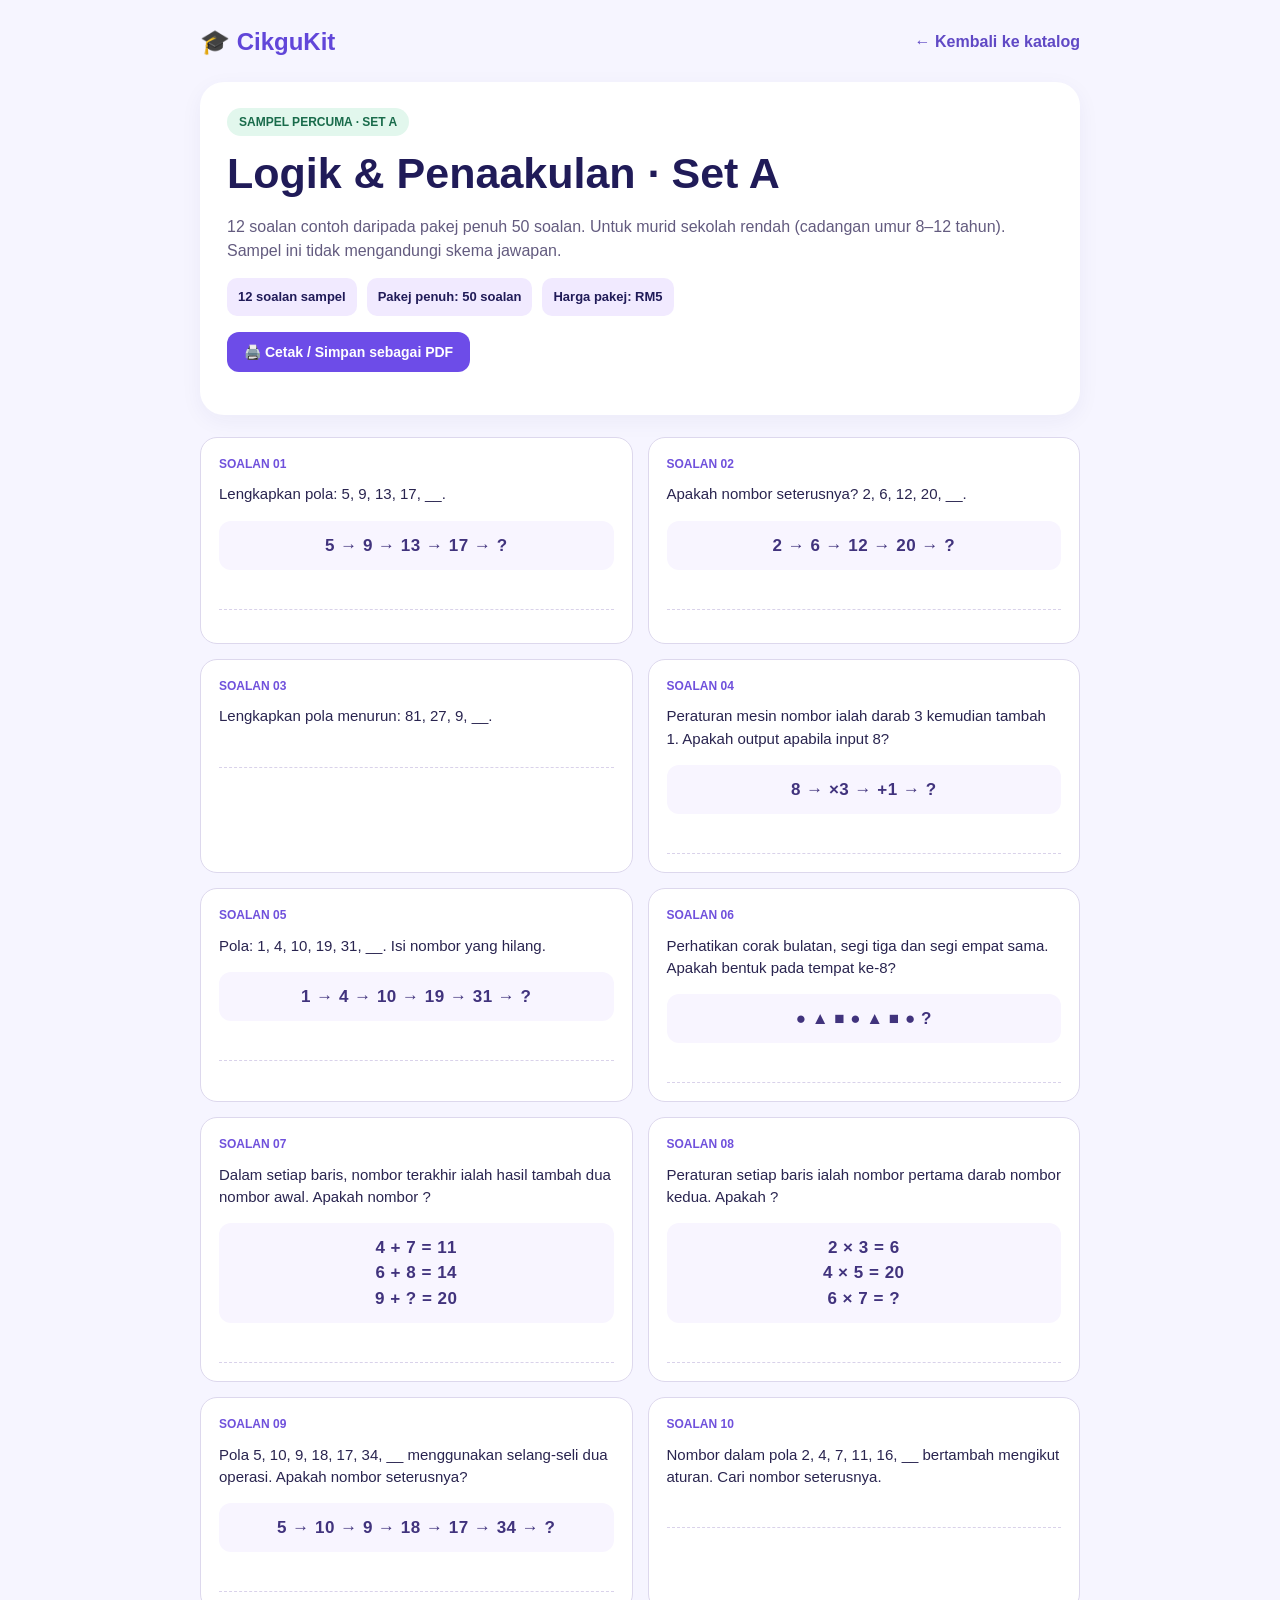
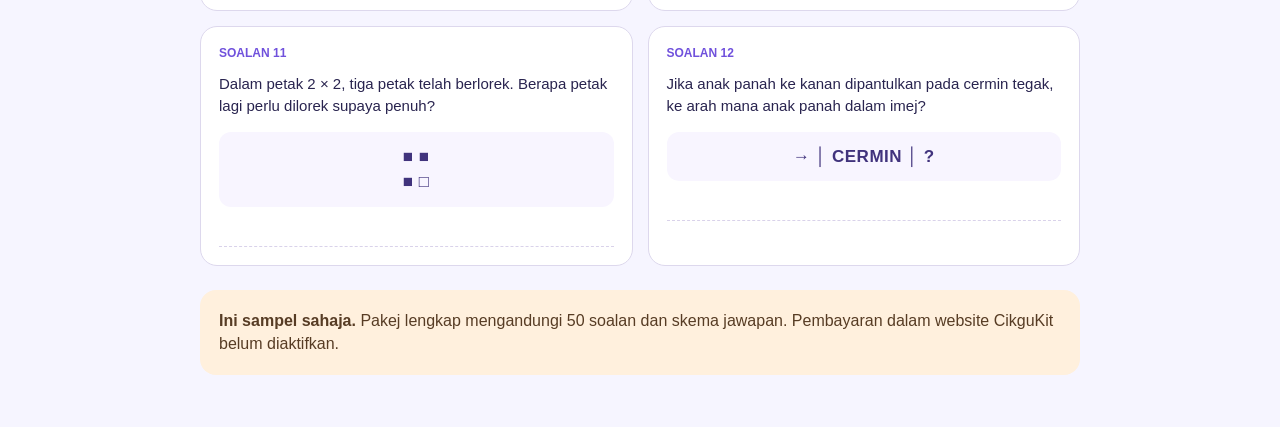
<file: sampel/logik-penaakulan-set-a.html>
<!doctype html><html lang="ms"><head><meta charset="utf-8"><meta name="viewport" content="width=device-width,initial-scale=1"><title>CikguKit | Sampel Logik & Penaakulan · Set A</title><meta name="robots" content="index,follow"><style>
*{box-sizing:border-box}body{font-family:Arial,sans-serif;background:#f6f5ff;color:#201b58;margin:0;line-height:1.48}.container{max-width:920px;margin:0 auto;padding:24px 20px 52px}header{display:flex;justify-content:space-between;align-items:center;gap:20px}.logo{font-size:24px;font-weight:900;color:#6146d9;text-decoration:none}.back{color:#6049c5;text-decoration:none;font-weight:700}.hero{margin:22px 0;border-radius:24px;padding:27px;background:#fff;box-shadow:0 6px 22px #30216f0d}.tag{font-size:12px;color:#196b4b;background:#e2f7ed;border-radius:30px;padding:7px 12px;font-weight:800}h1{line-height:1.16;font-size:clamp(30px,4vw,43px);margin:17px 0 12px}p{color:#635b7f}.facts{display:flex;gap:10px;flex-wrap:wrap}.facts span{font-size:13px;font-weight:800;background:#f1eaff;padding:9px 11px;border-radius:10px}.grid{display:grid;grid-template-columns:1fr 1fr;gap:15px}.q{background:white;border:1px solid #ddd8ed;border-radius:17px;padding:18px;min-height:207px;break-inside:avoid}.num{font-size:12px;color:#7051dc;font-weight:900}.q p{font-size:15px;color:#29244f;margin:10px 0}.visual{white-space:pre-line;text-align:center;background:#f8f5ff;padding:12px;border-radius:12px;color:#41337d;font-size:17px;font-weight:800;letter-spacing:.03em;margin-top:15px}.write{border-bottom:1px dashed #d9d2ea;margin-top:26px;height:14px}.notice{margin-top:24px;border-radius:16px;background:#fff0dd;padding:19px;color:#573c24}.print{background:#6d4ce8;color:white;border:0;padding:12px 17px;border-radius:12px;cursor:pointer;font-size:14px;font-weight:800}@media(max-width:650px){.grid{grid-template-columns:1fr}.container{padding:16px}}@media print{body{background:white}.container{max-width:none;padding:0}.back,.print,.notice{display:none}.hero{box-shadow:none;padding:8px 0}.q{min-height:185px}header{margin-bottom:15px}.grid{gap:10px} @page{size:A4;margin:12mm}}
</style></head><body><div class="container"><header><a href="../#logik" class="logo">🎓 CikguKit</a><a href="../#logik" class="back">← Kembali ke katalog</a></header><section class="hero"><span class="tag">SAMPEL PERCUMA · SET A</span><h1>Logik & Penaakulan · Set A</h1><p>12 soalan contoh daripada pakej penuh 50 soalan. Untuk murid sekolah rendah (cadangan umur 8–12 tahun). Sampel ini tidak mengandungi skema jawapan.</p><div class="facts"><span>12 soalan sampel</span><span>Pakej penuh: 50 soalan</span><span>Harga pakej: RM5</span></div><p><button class="print" onclick="window.print()">🖨️ Cetak / Simpan sebagai PDF</button></p></section><div class="grid"><article class="q"><div class="num">SOALAN 01</div><p>Lengkapkan pola: 5, 9, 13, 17, __.</p><div class="visual">5 → 9 → 13 → 17 → ?</div><div class="write"></div></article><article class="q"><div class="num">SOALAN 02</div><p>Apakah nombor seterusnya? 2, 6, 12, 20, __.</p><div class="visual">2 → 6 → 12 → 20 → ?</div><div class="write"></div></article><article class="q"><div class="num">SOALAN 03</div><p>Lengkapkan pola menurun: 81, 27, 9, __.</p><div class="write"></div></article><article class="q"><div class="num">SOALAN 04</div><p>Peraturan mesin nombor ialah darab 3 kemudian tambah 1. Apakah output apabila input 8?</p><div class="visual">8 → ×3 → +1 → ?</div><div class="write"></div></article><article class="q"><div class="num">SOALAN 05</div><p>Pola: 1, 4, 10, 19, 31, __. Isi nombor yang hilang.</p><div class="visual">1 → 4 → 10 → 19 → 31 → ?</div><div class="write"></div></article><article class="q"><div class="num">SOALAN 06</div><p>Perhatikan corak bulatan, segi tiga dan segi empat sama. Apakah bentuk pada tempat ke-8?</p><div class="visual">●  ▲  ■  ●  ▲  ■  ●  ?</div><div class="write"></div></article><article class="q"><div class="num">SOALAN 07</div><p>Dalam setiap baris, nombor terakhir ialah hasil tambah dua nombor awal. Apakah nombor ?</p><div class="visual">4 + 7 = 11
6 + 8 = 14
9 + ? = 20</div><div class="write"></div></article><article class="q"><div class="num">SOALAN 08</div><p>Peraturan setiap baris ialah nombor pertama darab nombor kedua. Apakah ?</p><div class="visual">2 × 3 = 6
4 × 5 = 20
6 × 7 = ?</div><div class="write"></div></article><article class="q"><div class="num">SOALAN 09</div><p>Pola 5, 10, 9, 18, 17, 34, __ menggunakan selang-seli dua operasi. Apakah nombor seterusnya?</p><div class="visual">5 → 10 → 9 → 18 → 17 → 34 → ?</div><div class="write"></div></article><article class="q"><div class="num">SOALAN 10</div><p>Nombor dalam pola 2, 4, 7, 11, 16, __ bertambah mengikut aturan. Cari nombor seterusnya.</p><div class="write"></div></article><article class="q"><div class="num">SOALAN 11</div><p>Dalam petak 2 × 2, tiga petak telah berlorek. Berapa petak lagi perlu dilorek supaya penuh?</p><div class="visual">■ ■
■ □</div><div class="write"></div></article><article class="q"><div class="num">SOALAN 12</div><p>Jika anak panah ke kanan dipantulkan pada cermin tegak, ke arah mana anak panah dalam imej?</p><div class="visual">→   │ CERMIN │   ?</div><div class="write"></div></article></div><div class="notice"><strong>Ini sampel sahaja.</strong> Pakej lengkap mengandungi 50 soalan dan skema jawapan. Pembayaran dalam website CikguKit belum diaktifkan.</div></div></body></html>
</file>
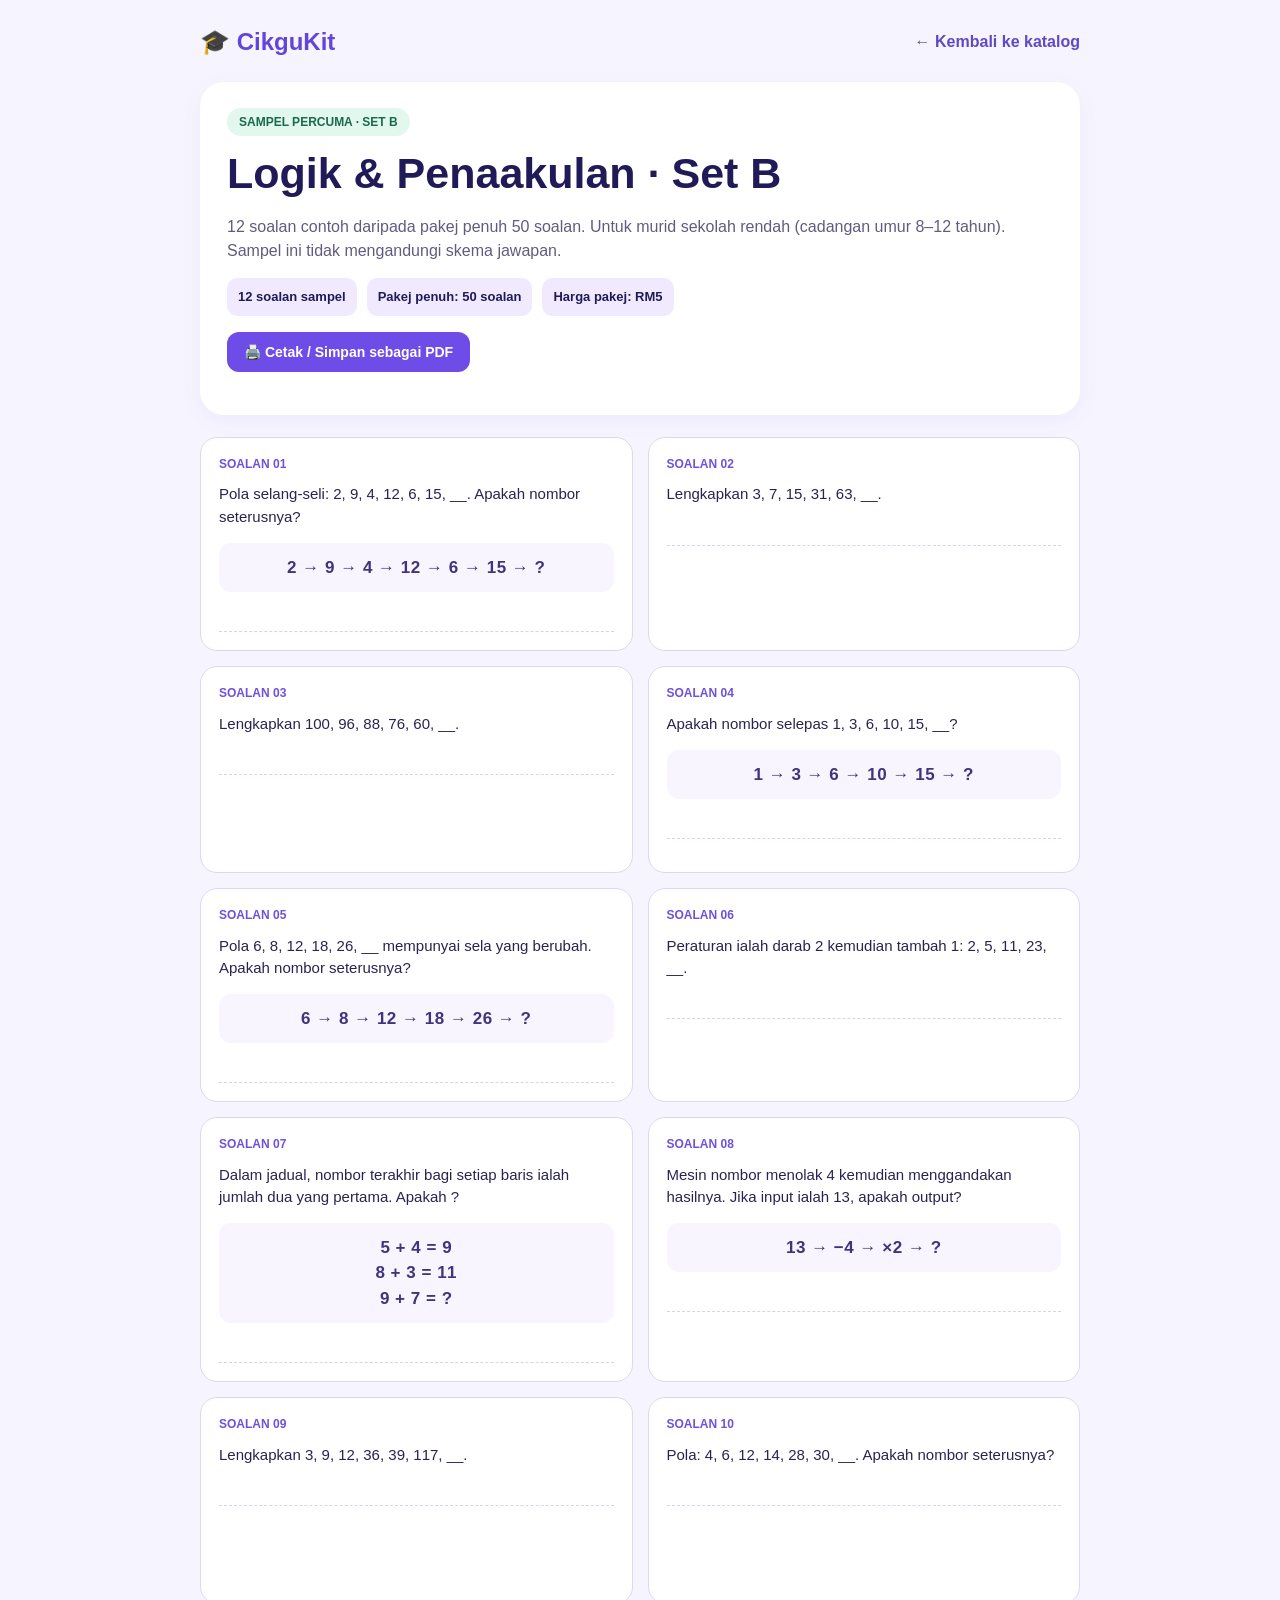
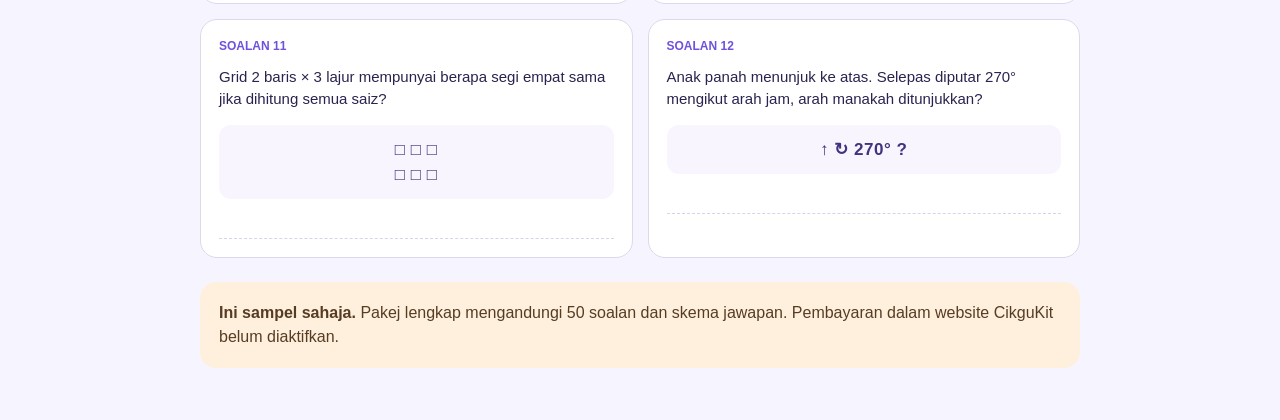
<file: sampel/logik-penaakulan-set-b.html>
<!doctype html><html lang="ms"><head><meta charset="utf-8"><meta name="viewport" content="width=device-width,initial-scale=1"><title>CikguKit | Sampel Logik & Penaakulan · Set B</title><meta name="robots" content="index,follow"><style>
*{box-sizing:border-box}body{font-family:Arial,sans-serif;background:#f6f5ff;color:#201b58;margin:0;line-height:1.48}.container{max-width:920px;margin:0 auto;padding:24px 20px 52px}header{display:flex;justify-content:space-between;align-items:center;gap:20px}.logo{font-size:24px;font-weight:900;color:#6146d9;text-decoration:none}.back{color:#6049c5;text-decoration:none;font-weight:700}.hero{margin:22px 0;border-radius:24px;padding:27px;background:#fff;box-shadow:0 6px 22px #30216f0d}.tag{font-size:12px;color:#196b4b;background:#e2f7ed;border-radius:30px;padding:7px 12px;font-weight:800}h1{line-height:1.16;font-size:clamp(30px,4vw,43px);margin:17px 0 12px}p{color:#635b7f}.facts{display:flex;gap:10px;flex-wrap:wrap}.facts span{font-size:13px;font-weight:800;background:#f1eaff;padding:9px 11px;border-radius:10px}.grid{display:grid;grid-template-columns:1fr 1fr;gap:15px}.q{background:white;border:1px solid #ddd8ed;border-radius:17px;padding:18px;min-height:207px;break-inside:avoid}.num{font-size:12px;color:#7051dc;font-weight:900}.q p{font-size:15px;color:#29244f;margin:10px 0}.visual{white-space:pre-line;text-align:center;background:#f8f5ff;padding:12px;border-radius:12px;color:#41337d;font-size:17px;font-weight:800;letter-spacing:.03em;margin-top:15px}.write{border-bottom:1px dashed #d9d2ea;margin-top:26px;height:14px}.notice{margin-top:24px;border-radius:16px;background:#fff0dd;padding:19px;color:#573c24}.print{background:#6d4ce8;color:white;border:0;padding:12px 17px;border-radius:12px;cursor:pointer;font-size:14px;font-weight:800}@media(max-width:650px){.grid{grid-template-columns:1fr}.container{padding:16px}}@media print{body{background:white}.container{max-width:none;padding:0}.back,.print,.notice{display:none}.hero{box-shadow:none;padding:8px 0}.q{min-height:185px}header{margin-bottom:15px}.grid{gap:10px} @page{size:A4;margin:12mm}}
</style></head><body><div class="container"><header><a href="../#logik" class="logo">🎓 CikguKit</a><a href="../#logik" class="back">← Kembali ke katalog</a></header><section class="hero"><span class="tag">SAMPEL PERCUMA · SET B</span><h1>Logik & Penaakulan · Set B</h1><p>12 soalan contoh daripada pakej penuh 50 soalan. Untuk murid sekolah rendah (cadangan umur 8–12 tahun). Sampel ini tidak mengandungi skema jawapan.</p><div class="facts"><span>12 soalan sampel</span><span>Pakej penuh: 50 soalan</span><span>Harga pakej: RM5</span></div><p><button class="print" onclick="window.print()">🖨️ Cetak / Simpan sebagai PDF</button></p></section><div class="grid"><article class="q"><div class="num">SOALAN 01</div><p>Pola selang-seli: 2, 9, 4, 12, 6, 15, __. Apakah nombor seterusnya?</p><div class="visual">2 → 9 → 4 → 12 → 6 → 15 → ?</div><div class="write"></div></article><article class="q"><div class="num">SOALAN 02</div><p>Lengkapkan 3, 7, 15, 31, 63, __.</p><div class="write"></div></article><article class="q"><div class="num">SOALAN 03</div><p>Lengkapkan 100, 96, 88, 76, 60, __.</p><div class="write"></div></article><article class="q"><div class="num">SOALAN 04</div><p>Apakah nombor selepas 1, 3, 6, 10, 15, __?</p><div class="visual">1 → 3 → 6 → 10 → 15 → ?</div><div class="write"></div></article><article class="q"><div class="num">SOALAN 05</div><p>Pola 6, 8, 12, 18, 26, __ mempunyai sela yang berubah. Apakah nombor seterusnya?</p><div class="visual">6 → 8 → 12 → 18 → 26 → ?</div><div class="write"></div></article><article class="q"><div class="num">SOALAN 06</div><p>Peraturan ialah darab 2 kemudian tambah 1: 2, 5, 11, 23, __.</p><div class="write"></div></article><article class="q"><div class="num">SOALAN 07</div><p>Dalam jadual, nombor terakhir bagi setiap baris ialah jumlah dua yang pertama. Apakah ?</p><div class="visual">5 + 4 = 9
8 + 3 = 11
9 + 7 = ?</div><div class="write"></div></article><article class="q"><div class="num">SOALAN 08</div><p>Mesin nombor menolak 4 kemudian menggandakan hasilnya. Jika input ialah 13, apakah output?</p><div class="visual">13 → −4 → ×2 → ?</div><div class="write"></div></article><article class="q"><div class="num">SOALAN 09</div><p>Lengkapkan 3, 9, 12, 36, 39, 117, __.</p><div class="write"></div></article><article class="q"><div class="num">SOALAN 10</div><p>Pola: 4, 6, 12, 14, 28, 30, __. Apakah nombor seterusnya?</p><div class="write"></div></article><article class="q"><div class="num">SOALAN 11</div><p>Grid 2 baris × 3 lajur mempunyai berapa segi empat sama jika dihitung semua saiz?</p><div class="visual">□ □ □
□ □ □</div><div class="write"></div></article><article class="q"><div class="num">SOALAN 12</div><p>Anak panah menunjuk ke atas. Selepas diputar 270° mengikut arah jam, arah manakah ditunjukkan?</p><div class="visual">↑    ↻ 270°    ?</div><div class="write"></div></article></div><div class="notice"><strong>Ini sampel sahaja.</strong> Pakej lengkap mengandungi 50 soalan dan skema jawapan. Pembayaran dalam website CikguKit belum diaktifkan.</div></div></body></html>
</file>
